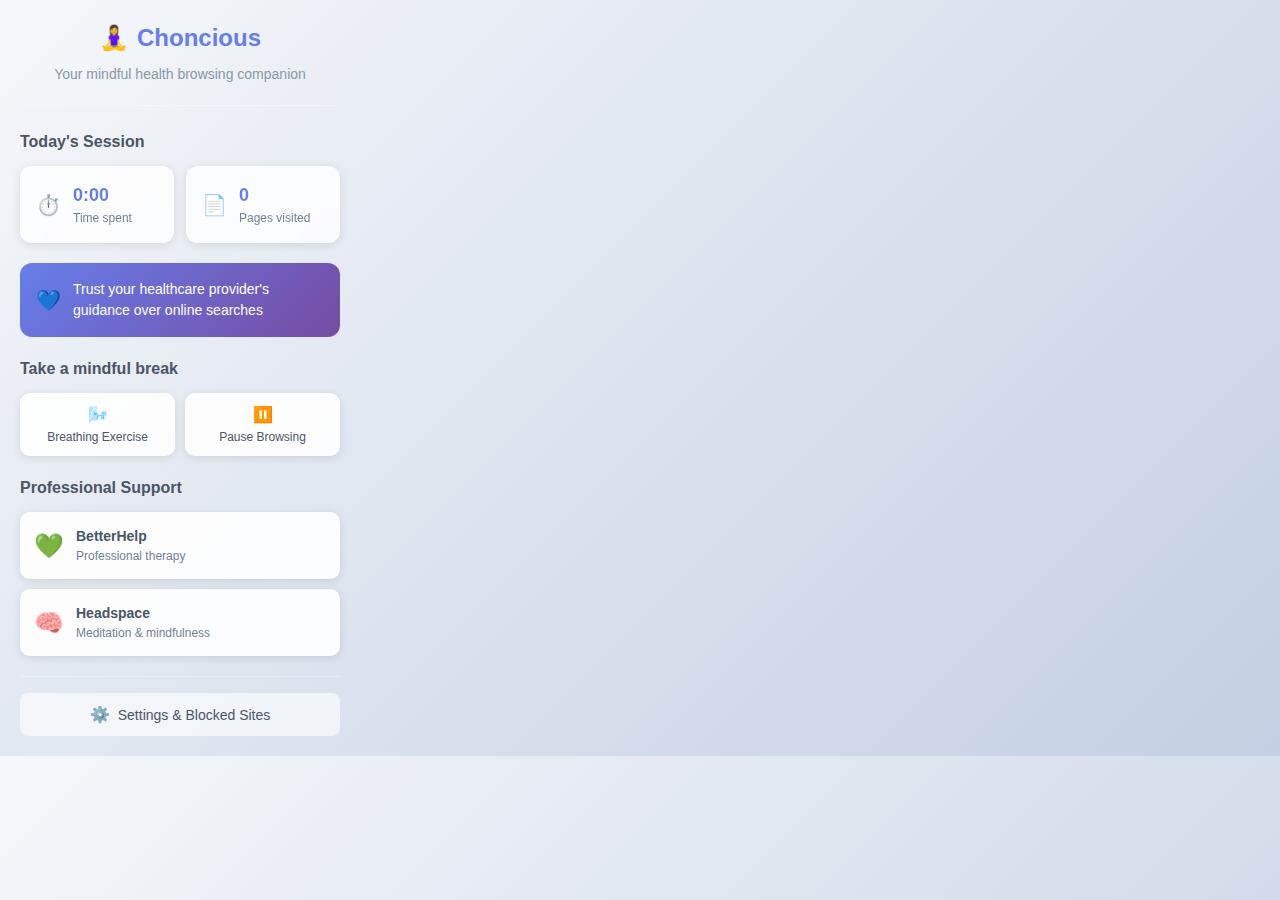
<file: public/popup.html>
<!DOCTYPE html>
<html lang="en">
<head>
  <meta charset="UTF-8">
  <meta name="viewport" content="width=device-width, initial-scale=1.0">
  <title>Choncious - Mindful Health Browsing</title>
  <link rel="stylesheet" href="popup.css">
</head>
<body>
  <div class="container">
    <!-- Header -->
    <header class="header">
      <div class="logo">
        <span class="logo-icon">🧘‍♀️</span>
        <h1>Choncious</h1>
      </div>
      <p class="tagline">Your mindful health browsing companion</p>
    </header>

    <!-- Current Session Stats -->
    <section class="session-stats">
      <h2>Today's Session</h2>
      <div class="stats-grid">
        <div class="stat-card">
          <div class="stat-icon">⏱️</div>
          <div class="stat-info">
            <span class="stat-value" id="session-time">0:00</span>
            <span class="stat-label">Time spent</span>
          </div>
        </div>
        <div class="stat-card">
          <div class="stat-icon">📄</div>
          <div class="stat-info">
            <span class="stat-value" id="pages-visited">0</span>
            <span class="stat-label">Pages visited</span>
          </div>
        </div>
      </div>
    </section>

    <!-- Mindful Reminder -->
    <section class="mindful-reminder">
      <div class="reminder-content">
        <span class="reminder-icon">💙</span>
        <p id="mindful-message">Remember to breathe and be gentle with yourself</p>
      </div>
    </section>

    <!-- Quick Actions -->
    <section class="quick-actions">
      <h3>Take a mindful break</h3>
      <div class="action-buttons">
        <button class="action-btn breathing" id="breathing-exercise">
          <span class="btn-icon">🌬️</span>
          Breathing Exercise
        </button>
        <button class="action-btn meditation" id="pause-browsing">
          <span class="btn-icon">⏸️</span>
          Pause Browsing
        </button>
      </div>
    </section>

    <!-- Wellness Resources -->
    <section class="wellness-resources">
      <h3>Professional Support</h3>
      <div class="resource-buttons">
        <a href="https://www.betterhelp.com" target="_blank" class="resource-btn betterhelp">
          <div class="resource-icon">💚</div>
          <div class="resource-info">
            <span class="resource-name">BetterHelp</span>
            <span class="resource-desc">Professional therapy</span>
          </div>
        </a>
        <a href="https://www.headspace.com" target="_blank" class="resource-btn headspace">
          <div class="resource-icon">🧠</div>
          <div class="resource-info">
            <span class="resource-name">Headspace</span>
            <span class="resource-desc">Meditation & mindfulness</span>
          </div>
        </a>
      </div>
    </section>

    <!-- Settings Link -->
    <footer class="footer">
      <button class="settings-btn" id="open-settings">
        <span class="settings-icon">⚙️</span>
        Settings & Blocked Sites
      </button>
    </footer>
  </div>

  <!-- Settings Modal -->
  <div class="modal" id="settings-modal">
    <div class="modal-content">
      <div class="modal-header">
        <h2>Settings</h2>
        <button class="modal-close" id="close-settings">×</button>
      </div>
      
      <div class="modal-body">
        <!-- Thresholds -->
        <div class="setting-group">
          <h4>Nudge Settings</h4>
          <div class="setting-item">
            <label for="time-threshold">Time threshold (minutes):</label>
            <input type="number" id="time-threshold" min="5" max="60" value="15">
          </div>
          <div class="setting-item">
            <label for="page-threshold">Page threshold:</label>
            <input type="number" id="page-threshold" min="3" max="50" value="10">
          </div>
          <div class="setting-item">
            <label class="checkbox-label">
              <input type="checkbox" id="enable-notifications" checked>
              <span class="checkmark"></span>
              Enable gentle reminders
            </label>
          </div>
        </div>

        <!-- Blocked Sites -->
        <div class="setting-group">
          <h4>Blocked Sites</h4>
          <div class="blocked-sites-list" id="blocked-sites-list">
            <!-- Dynamic content -->
          </div>
          <div class="add-site">
            <input type="text" id="new-site" placeholder="Enter website to block (e.g., example.com)">
            <button id="add-site-btn">Add</button>
          </div>
        </div>
      </div>
      
      <div class="modal-footer">
        <button class="save-btn" id="save-settings">Save Changes</button>
      </div>
    </div>
  </div>

  <script src="popup.js"></script>
</body>
</html>
</file>
<file: public/popup.css>
/* Reset and base styles */
* {
  box-sizing: border-box;
  margin: 0;
  padding: 0;
}

body {
  width: 360px;
  min-height: 500px;
  font-family: -apple-system, BlinkMacSystemFont, 'Segoe UI', Roboto, 'Helvetica Neue', Arial, sans-serif;
  background: linear-gradient(135deg, #f5f7fa 0%, #c3cfe2 100%);
  color: #2d3748;
  line-height: 1.5;
}

.container {
  padding: 20px;
}

/* Header */
.header {
  text-align: center;
  margin-bottom: 24px;
  padding-bottom: 20px;
  border-bottom: 1px solid rgba(255, 255, 255, 0.3);
}

.logo {
  display: flex;
  align-items: center;
  justify-content: center;
  gap: 8px;
  margin-bottom: 8px;
}

.logo-icon {
  font-size: 24px;
}

.logo h1 {
  font-size: 24px;
  font-weight: 600;
  color: #667eea;
}

.tagline {
  font-size: 14px;
  color: #718096;
  opacity: 0.8;
}

/* Session Stats */
.session-stats {
  margin-bottom: 20px;
}

.session-stats h2 {
  font-size: 16px;
  font-weight: 600;
  margin-bottom: 12px;
  color: #4a5568;
}

.stats-grid {
  display: grid;
  grid-template-columns: 1fr 1fr;
  gap: 12px;
}

.stat-card {
  background: rgba(255, 255, 255, 0.8);
  border-radius: 12px;
  padding: 16px;
  display: flex;
  align-items: center;
  gap: 12px;
  backdrop-filter: blur(10px);
  box-shadow: 0 2px 10px rgba(0, 0, 0, 0.1);
}

.stat-icon {
  font-size: 20px;
}

.stat-info {
  display: flex;
  flex-direction: column;
}

.stat-value {
  font-size: 18px;
  font-weight: 600;
  color: #667eea;
  font-variant-numeric: tabular-nums;
}

.stat-label {
  font-size: 12px;
  color: #718096;
}

/* Mindful Reminder */
.mindful-reminder {
  margin-bottom: 20px;
}

.reminder-content {
  background: linear-gradient(135deg, #667eea 0%, #764ba2 100%);
  border-radius: 12px;
  padding: 16px;
  display: flex;
  align-items: center;
  gap: 12px;
  color: white;
}

.reminder-icon {
  font-size: 20px;
}

#mindful-message {
  font-size: 14px;
  font-weight: 500;
}

/* Quick Actions */
.quick-actions {
  margin-bottom: 20px;
}

.quick-actions h3 {
  font-size: 16px;
  font-weight: 600;
  margin-bottom: 12px;
  color: #4a5568;
}

.action-buttons {
  display: grid;
  grid-template-columns: 1fr 1fr;
  gap: 10px;
}

.action-btn {
  background: rgba(255, 255, 255, 0.9);
  border: none;
  border-radius: 10px;
  padding: 12px 8px;
  cursor: pointer;
  transition: all 0.2s ease;
  display: flex;
  flex-direction: column;
  align-items: center;
  gap: 6px;
  font-size: 12px;
  font-weight: 500;
  color: #4a5568;
  box-shadow: 0 2px 8px rgba(0, 0, 0, 0.1);
}

.action-btn:hover {
  transform: translateY(-2px);
  box-shadow: 0 4px 15px rgba(0, 0, 0, 0.15);
}

.btn-icon {
  font-size: 16px;
}

/* Wellness Resources */
.wellness-resources {
  margin-bottom: 20px;
}

.wellness-resources h3 {
  font-size: 16px;
  font-weight: 600;
  margin-bottom: 12px;
  color: #4a5568;
}

.resource-buttons {
  display: flex;
  flex-direction: column;
  gap: 10px;
}

.resource-btn {
  background: rgba(255, 255, 255, 0.9);
  border-radius: 10px;
  padding: 14px;
  text-decoration: none;
  color: inherit;
  display: flex;
  align-items: center;
  gap: 12px;
  transition: all 0.2s ease;
  box-shadow: 0 2px 8px rgba(0, 0, 0, 0.1);
}

.resource-btn:hover {
  transform: translateY(-2px);
  box-shadow: 0 4px 15px rgba(0, 0, 0, 0.15);
}

.resource-icon {
  font-size: 24px;
}

.resource-info {
  display: flex;
  flex-direction: column;
}

.resource-name {
  font-weight: 600;
  font-size: 14px;
  color: #4a5568;
}

.resource-desc {
  font-size: 12px;
  color: #718096;
}

/* Footer */
.footer {
  border-top: 1px solid rgba(255, 255, 255, 0.3);
  padding-top: 16px;
}

.settings-btn {
  width: 100%;
  background: rgba(255, 255, 255, 0.6);
  border: none;
  border-radius: 8px;
  padding: 12px;
  cursor: pointer;
  display: flex;
  align-items: center;
  justify-content: center;
  gap: 8px;
  font-size: 14px;
  font-weight: 500;
  color: #4a5568;
  transition: all 0.2s ease;
}

.settings-btn:hover {
  background: rgba(255, 255, 255, 0.8);
}

.settings-icon {
  font-size: 16px;
}

/* Modal */
.modal {
  display: none;
  position: fixed;
  top: 0;
  left: 0;
  width: 100%;
  height: 100%;
  background: rgba(0, 0, 0, 0.5);
  backdrop-filter: blur(4px);
  z-index: 1000;
}

.modal-content {
  position: absolute;
  top: 50%;
  left: 50%;
  transform: translate(-50%, -50%);
  background: white;
  border-radius: 16px;
  width: 90%;
  max-width: 500px;
  max-height: 80vh;
  overflow-y: auto;
  box-shadow: 0 20px 60px rgba(0, 0, 0, 0.3);
}

.modal-header {
  display: flex;
  justify-content: space-between;
  align-items: center;
  padding: 20px;
  border-bottom: 1px solid #e2e8f0;
}

.modal-header h2 {
  font-size: 20px;
  font-weight: 600;
  color: #2d3748;
}

.modal-close {
  background: none;
  border: none;
  font-size: 24px;
  cursor: pointer;
  color: #718096;
  padding: 0;
  width: 30px;
  height: 30px;
  display: flex;
  align-items: center;
  justify-content: center;
}

.modal-body {
  padding: 20px;
}

.setting-group {
  margin-bottom: 24px;
}

.setting-group h4 {
  font-size: 16px;
  font-weight: 600;
  margin-bottom: 12px;
  color: #4a5568;
}

.setting-item {
  margin-bottom: 16px;
}

.setting-item label {
  display: block;
  margin-bottom: 6px;
  font-size: 14px;
  font-weight: 500;
  color: #4a5568;
}

.setting-item input[type="number"] {
  width: 100%;
  padding: 10px 12px;
  border: 1px solid #e2e8f0;
  border-radius: 8px;
  font-size: 14px;
  background: #f8fafc;
}

.checkbox-label {
  display: flex !important;
  align-items: center;
  gap: 10px;
  cursor: pointer;
  margin-bottom: 0 !important;
}

.checkbox-label input[type="checkbox"] {
  width: 18px;
  height: 18px;
}

.blocked-sites-list {
  margin-bottom: 12px;
}

.blocked-site-item {
  display: flex;
  justify-content: space-between;
  align-items: center;
  padding: 8px 12px;
  background: #f8fafc;
  border-radius: 6px;
  margin-bottom: 6px;
  font-size: 14px;
}

.remove-site {
  background: #fed7d7;
  border: none;
  color: #c53030;
  border-radius: 4px;
  padding: 4px 8px;
  cursor: pointer;
  font-size: 12px;
}

.add-site {
  display: flex;
  gap: 8px;
}

.add-site input {
  flex: 1;
  padding: 10px 12px;
  border: 1px solid #e2e8f0;
  border-radius: 8px;
  font-size: 14px;
}

.add-site button {
  background: #667eea;
  color: white;
  border: none;
  border-radius: 8px;
  padding: 10px 16px;
  cursor: pointer;
  font-size: 14px;
  font-weight: 500;
}

.modal-footer {
  padding: 20px;
  border-top: 1px solid #e2e8f0;
}

.save-btn {
  width: 100%;
  background: #667eea;
  color: white;
  border: none;
  border-radius: 8px;
  padding: 12px;
  cursor: pointer;
  font-size: 14px;
  font-weight: 600;
  transition: background 0.2s ease;
}

.save-btn:hover {
  background: #5a67d8;
}

/* Animations */
@keyframes fadeIn {
  from { opacity: 0; transform: translateY(10px); }
  to { opacity: 1; transform: translateY(0); }
}

.container > * {
  animation: fadeIn 0.3s ease-out;
}
</file>
